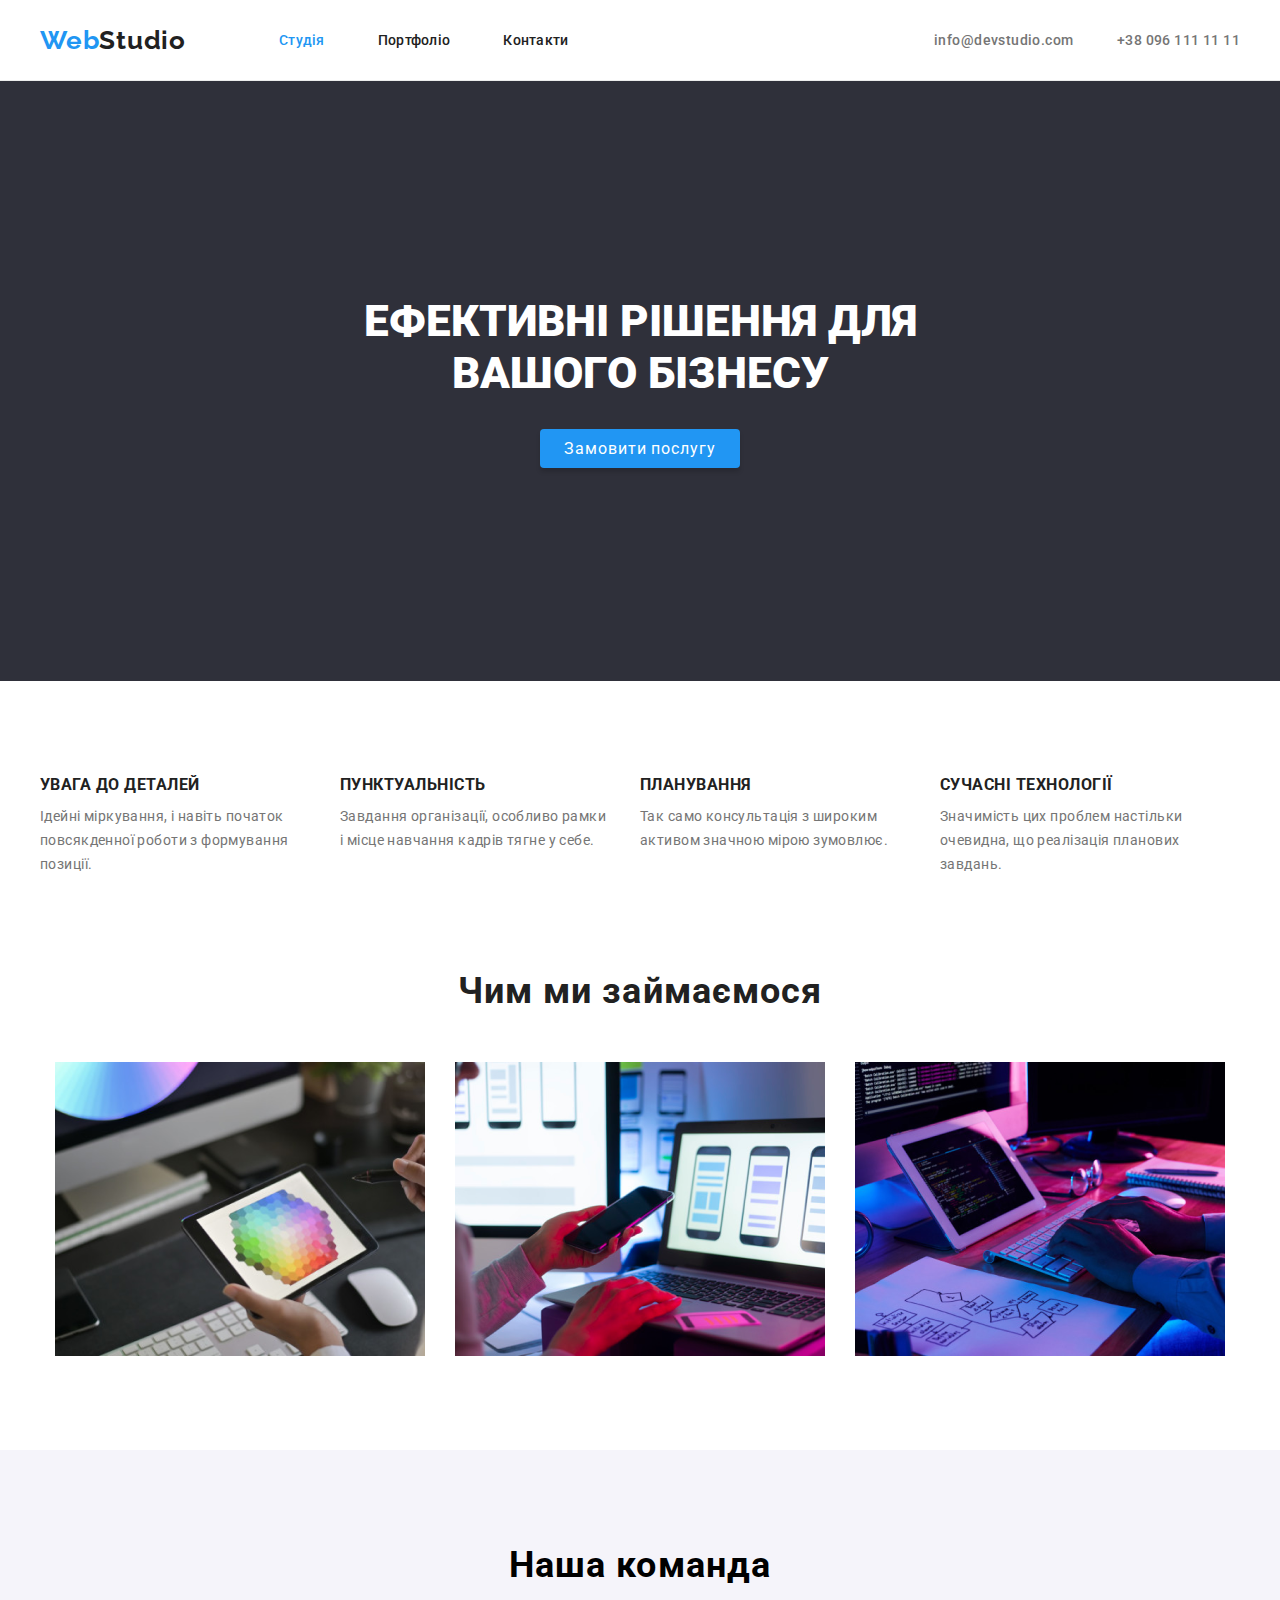
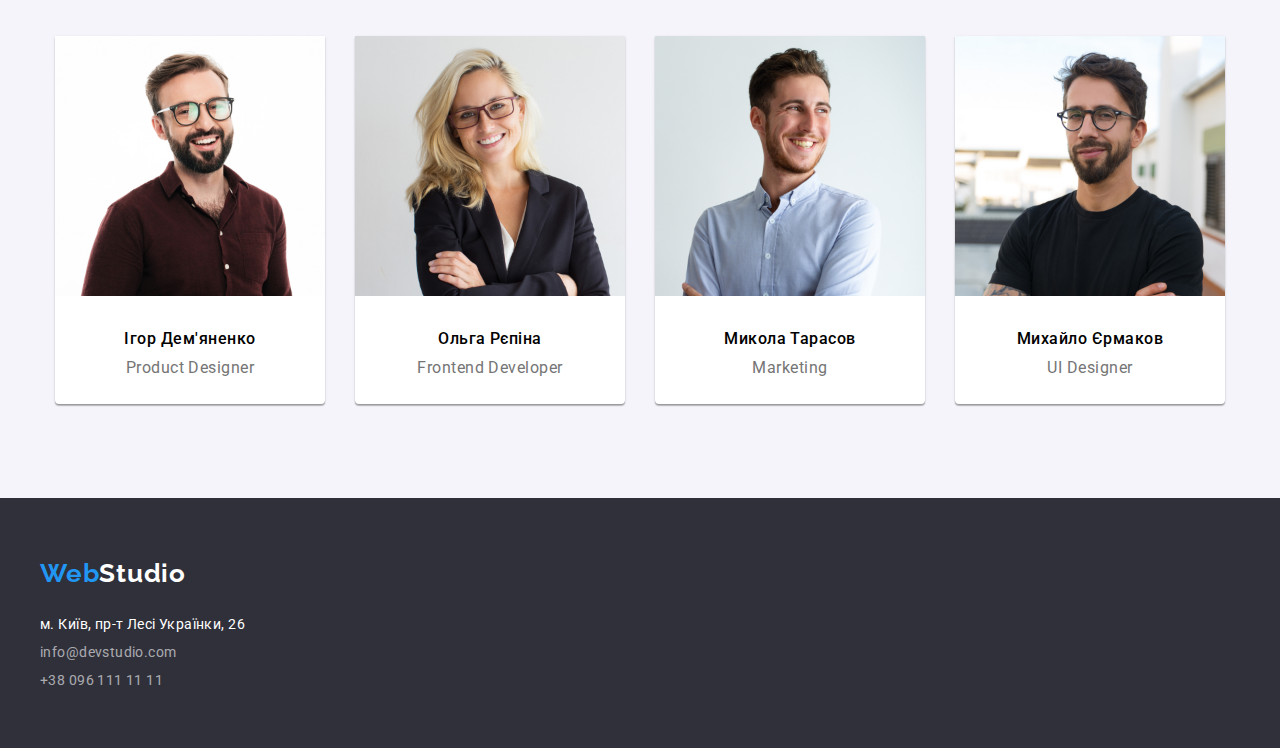
<file: index.html>
<!DOCTYPE html>
<html lang="en">

<head>
    <meta charset="UTF-8">
    <meta name="viewport" content="width=device-width, initial-scale=1.0">
    <title>Студія</title>

    <link rel="preconnect" href="https://fonts.googleapis.com">
    <link rel="preconnect" href="https://fonts.gstatic.com" crossorigin>
    <link href="https://fonts.googleapis.com/css2?family=Raleway:wght@700&family=Roboto:wght@400;500;700;900&display=swap" rel="stylesheet">
    <link rel="stylesheet" href="./css/styles.css">
</head>

<body>

    <header class="header">
        <div class="menu_info container">
            <a href="#" class="logo_header">
                <span>Web</span>Studio
            </a>
            <nav>
                <ul class="menu">
                    <li>
                        <a href="index.html" class="link_active">
                            Студія
                        </a>
                    </li>
                    <li>
                        <a href="portfolio.html" class="link">
                            Портфоліо
                        </a>
                    </li>
                    <li>
                        <a href="#" class="link">
                            Контакти
                        </a>
                    </li>
                </ul>
            </nav>
            <ul class="contacts_info">
                <li>
                    <a href="mailto:info@devstudio.com" class="contact">info@devstudio.com</a>
                </li>
                <li>
                    <a href="tel:+380961111111" class="contact">+38 096 111 11 11</a>
                </li>
            </ul>   
        </div>
    </header>

    <main>
        <section class="main_info">
            <div class="main_container">
                <h1>
                    Ефективні рішення для вашого бізнесу
                </h1>
                <button type="button" class="button_cent">Замовити послугу</button>
            </div>

        </section>

        <section class="inform">
            <div class="container">
                <ul class="info_container">
                    <li>
                        <h3 class="info">
                            УВАГА ДО ДЕТАЛЕЙ
                        </h3>
                        <p class="info_mean">
                            Ідейні міркування, і навіть початок повсякденної роботи з формування позиції.
                        </p>
                    </li>
                    <li>
                        <h3 class="info">
                            ПУНКТУАЛЬНІСТЬ
                        </h3>
                        <p class="info_mean">
                            Завдання організації, особливо рамки і місце навчання кадрів тягне у себе.
                        </p>
                    </li>
                    <li>
                        <h3 class="info">
                            ПЛАНУВАННЯ
                        </h3>
                        <p class="info_mean">
                            Так само консультація з широким активом значною мірою зумовлює.
                        </p>
                    </li>
                    <li>
                        <h3 class="info">
                            СУЧАСНІ ТЕХНОЛОГІЇ
                        </h3>
                        <p class="info_mean">
                            Значимість цих проблем настільки очевидна, що реалізація планових завдань.
                        </p>
                    </li>
                </ul>
            </div>
        </section>

        <section class="product">
            <div class="container">
                <h2 class="about_us">
                    Чим ми займаємося
                </h2>
                <ul class="works_images">
                    <li>
                        <img src="image/employment1.png" alt="PC" width="370" height="294">
                    </li>
                    <li>
                        <img src="image/employment2.png" alt="PHONE AND PC" width="370" height="294">
                    </li>
                    <li>
                        <img src="image/employment3.png" alt="PAD" width="370" height="294">
                    </li>
                </ul>
            </div>
        </section>

        <section class="team_container">
            <div class="container">
                <h2 class="team">
                    Наша команда
                </h2>
                <ul class="team_card">
                    <li class="human">
                        <img src="image/igordemyanenko.jpg" alt="igor demyanenko" width="270" height="260">
                        <div class="teams">
                            <h3 class="name_human">
                                Ігор Дем'яненко
                            </h3>
                            <p class="work">
                                Product Designer
                            </p>
                        </div>
                    </li>
                    <li class="human">
                        <img src="image/olgarepina.jpg" alt="olga repina" width="270" height="260">
                        <div class="teams">
                            <h3 class="name_human">
                                Ольга Рєпіна
                            </h3>
                            <p class="work">
                                Frontend Developer
                            </p>
                        </div>      
                    </li>
                    <li class="human">
                        <img src="image/mikolatarasov.jpg" alt="mikola tarasov" width="270" height="260">
                        <div class="teams">
                            <h3 class="name_human">
                                Микола Тарасов
                            </h3>
                            <p class="work">
                                Marketing
                            </p>
                        </div>                   
                    </li>
                    <li class="human">
                        <img src="image/myhailoyermakov.jpg" alt="myhailoyermakov" width="270" height="260" class="person_image">
                        <div class="teams">
                            <h3 class="name_human">
                                Михайло Єрмаков
                            </h3>
                            <p class="work">
                                UI Designer
                            </p>
                        </div>
                    </li>
                </ul>
            </div>        
        </section>
    </main>

    <footer class="footer">
        <div class="footer_container container">
            <a class="logo_footer" href="index.html">
                <span>Web</span>Studio
            </a>  
            <address>
                <ul class="footer_contacts_info">
                    <li>
                        <a class="address" href="https://www.google.com/maps/place/%D0%B1%D1%83%D0%BB%D1%8C%D0%B2%D0%B0%D1%80+%D0%9B%D0%B5%D1%81%D1%96+%D0%A3%D0%BA%D1%80%D0%B0%D1%97%D0%BD%D0%BA%D0%B8,+26,+%D0%9A%D0%B8%D1%97%D0%B2,+02000/data=!4m2!3m1!1s0x40d4cf0e033ecbe9:0x57a4dffefec77da0?sa=X&ved=2ahUKEwi7qfPH2PeBAxUKtqQKHRzRDt4Q8gF6BAgKEAA&ved=2ahUKEwi7qfPH2PeBAxUKtqQKHRzRDt4Q8gF6BAgQEAI">м. Київ, пр-т Лесі Українки, 26</a>
                    <li>
                        <a class="footer_contact" href="mailto:info@devstudio.com">info@devstudio.com</a>
                    </li>
                    <li>
                        <a class="footer_contact" href="tel:+380961111111">+38 096 111 11 11</a>
                    </li> 
                </ul> 
            </address>
        </div>
    </footer>
</body>
</file>
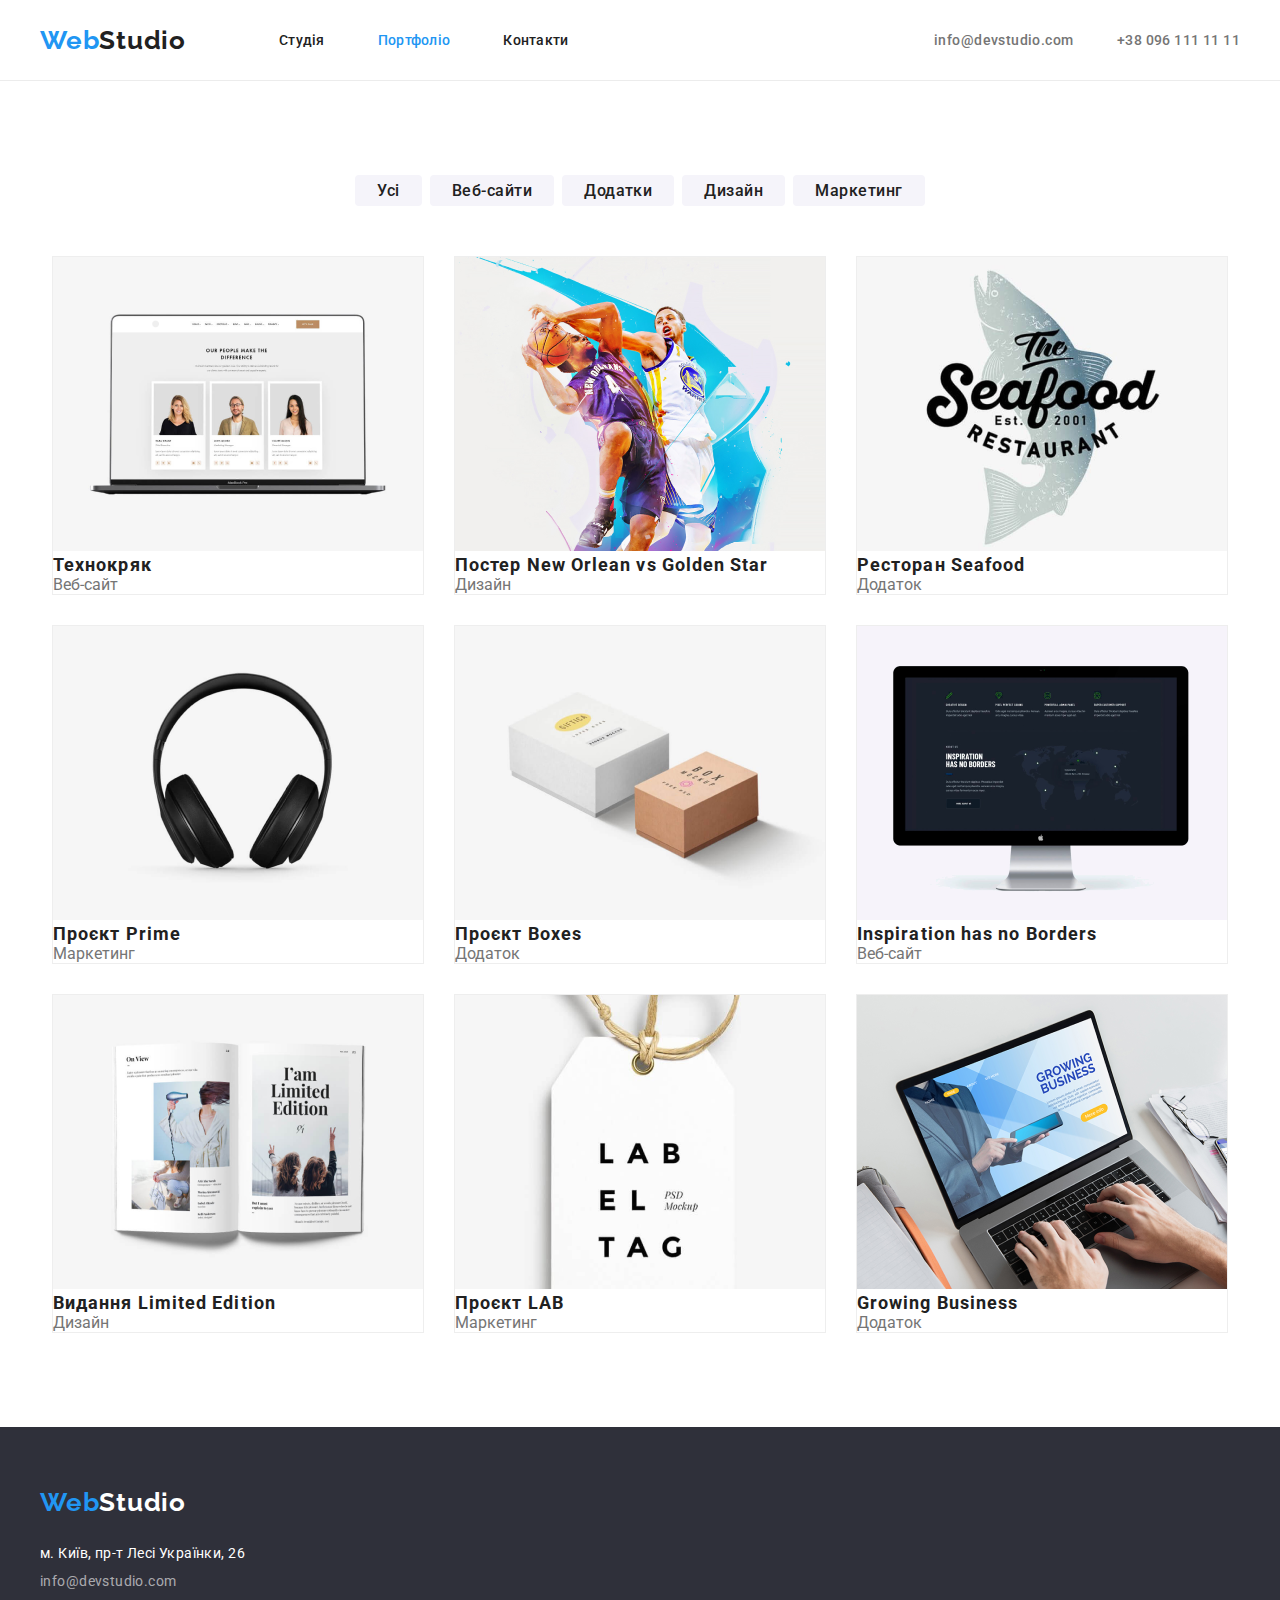
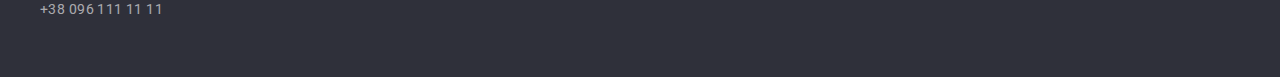
<file: portfolio.html>
<!DOCTYPE html>
<html lang="en">

<head>
    <meta charset="UTF-8">
    <meta name="viewport" content="width=device-width, initial-scale=1.0">
    <title>Портфоліо</title>
    <link rel="preconnect" href="https://fonts.googleapis.com">
    <link rel="preconnect" href="https://fonts.gstatic.com" crossorigin>
    <link href="https://fonts.googleapis.com/css2?family=Raleway:wght@700&family=Roboto:wght@400;500;700;900&display=swap" rel="stylesheet">
    <link rel="stylesheet" href="./css/styles.css">
</head>

<body>
    <header class="header">
        <div class="menu_info container">
            <a class="logo_header" href="index.html">
                <span>Web</span>Studio
            </a>
    
            <nav>
                <ul class="menu">
                    <li>
                        <a href="index.html" class="link">
                            Студія
                        </a>
                    </li>
                    <li>
                        <a href="portfolio.html" class="link_active">
                            Портфоліо
                        </a>
                    </li>
                    <li>
                        <a href="#" class="link">
                            Контакти
                        </a>
                    </li>
                </ul>
            </nav>
            <ul class="contacts_info">
                <li>
                    <a href="mailto:info@devstudio.com" class="contact">info@devstudio.com</a>
                </li>
                <li>
                    <a href="tel:+380961111111" class="contact">+38 096 111 11 11</a>
                </li>
            </ul>
        </div>

    </header>
    <main>
        <section class="portfolio_main">
            <div class="container">
                <ul class="buttons_port">
                    <li>
                        <button class="button_name" type="button">Усі</button>
                    </li>
                    <li>
                        <button class="button_name" type="button">Веб-сайти</button>
                    </li>
                    <li>
                        <button class="button_name" type="button">Додатки</button>
                    </li>
                    <li>
                        <button class="button_name" type="button">Дизайн</button>
                    </li>
                    <li>
                        <button class="button_name" type="button">Маркетинг</button>
                    </li>               
                </ul>
            </div>
            
            <ul class="info_list">
                <li class="portfolio_info">
                    <img  src="image/technocrack.png" width="370" height="294" alt="Технокряк">
                    <h3 class="name_project">
                        Технокряк
                    </h3>
                    <p class="project_info">
                        Веб-сайт
                    </p>
                </li>
                <li class="portfolio_info">
                    <img src="image/neworleanvsgoldenstar.png" width="370" height="294" alt="New Orlean vs Golden Star">
                    <h3 class="name_project">
                        Постер New Orlean vs Golden Star
                    </h3>
                    <p class="project_info">
                        Дизайн
                    </p>
                </li>
                <li class="portfolio_info">
                    <img src="image/seafood.png" width="370" height="294" alt="Seafood">
                    <h3 class="name_project">
                        Ресторан Seafood
                    </h3>
                    <p class="project_info">
                        Додаток
                    </p>
                </li>
                <li class="portfolio_info">
                    <img src="image/prime.png" width="370" height="294" alt="Prime">
                    <h3 class="name_project">
                        Проєкт Prime
                    </h3>
                    <p class="project_info">
                        Маркетинг
                    </p>
                </li>
                <li class="portfolio_info">
                    <img src="image/boxes.png" width="370" height="294" alt="Boxes">
                    <h3 class="name_project">
                        Проєкт Boxes
                    </h3>
                    <p class="project_info">
                        Додаток
                    </p>
                </li>
                <li class="portfolio_info">
                    <img src="image/inspiration.png" width="370" height="294" alt="Inspiration has no Borders">
                    <h3 class="name_project">
                        Inspiration has no Borders
                    </h3>
                    <p class="project_info">
                        Веб-сайт
                    </p>
                </li>
                <li class="portfolio_info">
                    <img src="image/limited.png" width="370" height="294" alt="Limited Edition">
                    <h3 class="name_project">
                        Видання Limited Edition
                    </h3>
                    <p class="project_info">
                        Дизайн
                    </p>
                </li>
                <li class="portfolio_info">
                    <img src="image/lab.png" width="370" height="294" alt="LAB">
                    <h3 class="name_project">
                        Проєкт LAB
                    </h3>
                    <p class="project_info">
                        Маркетинг
                    </p>
                </li>
                <li class="portfolio_info">
                    <img src="image/growingbusiness.png" width="370" height="294" alt="Growing Business">
                    <h3 class="name_project">
                        Growing Business
                    </h3>
                    <p class="project_info">
                        Додаток
                    </p>
                </li>
            </ul>
        </div>
        </section>
    </main>
    
    <footer class="footer">
        <div class="footer_container container">
            <a class="logo_footer" href="index.html">
                <span>Web</span>Studio
            </a>  
            <address>
                <ul class="footer_contacts_info">
                    <li>
                        <a class="address" href="https://www.google.com/maps/place/%D0%B1%D1%83%D0%BB%D1%8C%D0%B2%D0%B0%D1%80+%D0%9B%D0%B5%D1%81%D1%96+%D0%A3%D0%BA%D1%80%D0%B0%D1%97%D0%BD%D0%BA%D0%B8,+26,+%D0%9A%D0%B8%D1%97%D0%B2,+02000/data=!4m2!3m1!1s0x40d4cf0e033ecbe9:0x57a4dffefec77da0?sa=X&ved=2ahUKEwi7qfPH2PeBAxUKtqQKHRzRDt4Q8gF6BAgKEAA&ved=2ahUKEwi7qfPH2PeBAxUKtqQKHRzRDt4Q8gF6BAgQEAI">м. Київ, пр-т Лесі Українки, 26</a>
                    <li>
                        <a class="footer_contact" href="mailto:info@devstudio.com">info@devstudio.com</a>
                    </li>
                    <li>
                        <a class="footer_contact" href="tel:+380961111111">+38 096 111 11 11</a>
                    </li> 
                </ul> 
            </address>
        </div>
    </footer>
</body>
</html>
</file>
<file: css/styles.css>
:root {
    --main-text-color: #212121;
    --sub-text-color: #757575;
    --primary-background: #FFFFFF;
    --secondary-background: #2F303A;
    --highlight-color: #2196F3;
    --transparent-color: #FFFFFF99;
    --inactive-filter: #F5F4FA;
    --main-font: 'Roboto', sans-serif;
    --sub-font: 'Raleway', sans-serif;
}

html {
    font-family: var(--main-font);
    box-sizing: border-box;
    font-size: 14px;
}

body {
    font-family: var(--main-font);
    font-style: normal;
    line-height: normal;
    font-size: 14px;
    font-weight: 400;
    margin: 0;
    padding: 0;
}
h1,
h2,
h3,
p,
ul,

li {
    margin: 0px;
    padding: 0px;
}
li {
    list-style-type: none;
}

a {
    color: var(--main-text-color);
    text-decoration: none;
    transition: margin-right 4s, color 1s;
}

image{
    display: block;
}

button {
    font: inherit;
}

.buttons_port li:not(:last-child){
    margin-right: 8px;
}

.buttons_port{
    display: flex;
    justify-content: center;
}

header.header{
    border-bottom: 1px solid #ECECEC;
}

.text {
    padding: 20px;
    background-color: var(--primary-background);
    border: 2px dashed var(--main-text-color);
}

.header{
    align-items: baseline;
}

.header> .container{
    display: flex;
    align-items:center;
    flex-direction: row;
}

.logo_header {
    font-family: var(--sub-font), sans-serif;
    font-weight: 700;
    font-size: 26px;
    letter-spacing: 0.78px;
}

.logo_header span {
    font-family: var(--sub-font), sans-serif;
    color: var(--highlight-color);
    font-weight: 700;
    font-size: 26px;
    letter-spacing: 0.78px;
}

.logo_header{
    margin-right: 93px;
}

.header{
    border-bottom: #ECECEC;
    height: 80px;
}

.link {
    color: var(--main-text-color);
    font-size: 14px;
    font-weight: 500;
    letter-spacing: 0.28px;
}

.link_active {
    color: var(--main-text-color);
    font-family: var(--main-font);
    font-size: 14px;
    font-weight: 500;
    letter-spacing: 0.28px;
    transition: 300ms ease;
}

.link_active {
    color: var(--highlight-color);
}

.menu .link:hover, 
.link:active,
.link:focus { 
    color: var(--highlight-color);
}

.contact {
    color: var(--sub-text-color);
    font-size: 14px;
    letter-spacing: 0.42px;
    font-style: normal;
}

.contacts_info {
    color: var(--sub-text-color);
    font-weight: 500;
    letter-spacing: 0.28px;
    transition: 300ms ease;
    text-decoration: none;
}
.contacts_info .contact:hover,
.contact:active,
.contact:focus {
    color: var(--highlight-color);
}

.contacts_info{
    margin-left: auto;
}
.contacts_info li:not(:last-child){
    margin-right: 40px;
}

.container{
    max-width: 1200px;
    padding-left: 15px;
    padding-right: 15px;
    margin-left: auto;
    margin-right: auto;
}

.menu_info{
    display: flex;
    align-items: center;
    height: 100%;
}

.main_container{
    width: 100%;
    display: flex;
    flex-direction: column;
    justify-content: center;
    align-items: center;
    height: 100%;
}

li{
    display: inline-block;
}

.menu li:not(:last-child) {
margin-right: 50px;
}

.info{
    margin-bottom: 10px;
}

.info_container {
    display: flex;
    gap: 30px;
}

.info_container li {
    max-width: 270px;
}

.works_images{
    display: flex;
    width: 100%;
    gap: 30px;
    justify-content: center;
    flex-direction: row;
    margin-top: 50px;
    height: 294px;
    
}

.product{
    padding-bottom: 94px;
}

.main_info {
    background: var(--secondary-background);
    height: 600px;
}

.main_info  h1 {
    color: var(--primary-background);
    font-size: 44px;
    font-weight: 900;
    text-align: center;
    max-width: 696px;
    text-transform: uppercase;
    margin-bottom: 30px;
}

.button_cent {
    cursor: pointer;
    border-radius: 4px;
    background: var(--highlight-color);
    box-shadow: 0px 4px 4px 0px rgba(0, 0, 0, 0.15);
    color: var(--primary-background);
    font-size: 16px;
    letter-spacing: 0.96px;
    display: inline-block;
    text-align: center;
    border: none;

    padding: 10px 24px;
}

.button_cent:active {
    cursor: pointer;
    width: 200px;
    height: 50px;
    border-radius: 4px;
    background: #2196F3;
    box-shadow: 0px 4px 4px 0px rgba(0, 0, 0, 0.15);
    color: var(--primary-background);
    font-size: 16px;
    letter-spacing: 0.96px;
}

.inform{
    padding: 94px 0px;
}

.team_card{
    display: flex;
    gap: 30px;
    justify-content: center;
    flex-direction: row;
    margin-top: 50px;
    padding-bottom: 94px;
}

.info {
    width: 270px;
    color: var(--main-text-color);
    font-weight: 700;
    letter-spacing: 0.03em;
    text-align: left;
    text-transform: uppercase;
}

.info_mean {
    color: var(--sub-text-color);
    letter-spacing: 0.03em;
    text-align: left;
    font-weight: 400;
    line-height: 24px;
}

.info>.info_mean{
    padding-bottom: 10px;
}

.about_us {
    color: var(--main-text-color);
    text-align: center;
    font-size: 36px;
    font-weight: 700;
    letter-spacing: 1.08px;

}

.team {
    font-size: 36px;
    font-weight: 700;
    letter-spacing: 0.03em;
    text-align: center;

}

.team_container{
    background-color: var(--inactive-filter);
    width: 100%;
    padding-top: 94px;
}

.human {
    width: 270px;
    height: 368px;
    flex-shrink: 0;
    border-radius: 0px 0px 4px 4px;
    background: #FFF;
    box-shadow: 0px 2px 1px 0px rgba(0, 0, 0, 0.20), 0px 1px 1px 0px rgba(0, 0, 0, 0.14), 0px 1px 3px 0px rgba(0, 0, 0, 0.12);
}

.name_human {
    font-size: 16px;
    font-weight: 500;
    letter-spacing: 0.03em;
    text-align: center;
}

.teams :not(:last-child){
    padding-top: 30px;
    padding-bottom: 10px;
}

.work {
    color: var(--sub-text-color);
    font-size: 16px;
    letter-spacing: 0.03em;
    text-align: center;
}

.logo_footer span {
    font-family: var(--sub-font), sans-serif;
    color: var(--highlight-color);
    font-weight: 700;
    font-size: 26px;
    letter-spacing: 0.78px;
}

footer {
    background: var(--secondary-background);
}

.logo_footer {
    color: var(--primary-background);
    font-family: 'Raleway', sans-serif;
    font-weight: 700;
    font-size: 26px;
    letter-spacing: 0.78px;
    margin-bottom: 28px;
    display: inline-block;
}

.address {
    color: var(--primary-background);
    line-height: 16px;
    letter-spacing: 0.42px;
    font-style: normal;
    margin-bottom: 12px;
}

.footer_contacts_info li:not(:last-child){
    margin-bottom: 12px;
}

.footer_contact {
    color: rgba(255, 255, 255, 0.6);
    line-height: normal;
    font-style: normal;
    letter-spacing: 0.42px;
}

.footer_contact:hover {
    cursor: pointer;
}

.footer_container{
    padding-top: 60px;
    padding-bottom: 60px;
}

.footer_contacts_info{
    display: flex;
    flex-direction: column;
}

.portfolio_main{
    margin: 94px 0;
}

.button_name {
    cursor: pointer;
    background-color: var(--inactive-filter);
    color: var(--main-text-color);
    text-align: center;
    font-size: 16px;
    font-weight: 500;
    line-height: normal;
    letter-spacing: 0.48px;
    transition: 300ms ease-in;

}.button_name:hover {
    background-color: var(--highlight-color); 
    color: var(--main-text-color);
}

.buttons_port .button_name:hover,
.button_name:active,
.button_name:focus {
    background-color: var(--highlight-color);
    color: var(--background-primary-color);
}

.name_project {
    font-size: 18px;
    font-weight: 700;
    line-height: normal;
    letter-spacing: 0.06em;
    text-align: left;
    color: var(--main-text-color);
}

.project_info {
    font-size: 16px;
    line-height: normal;
    color:var(--sub-text-color);
}

.info_list{
    display: flex;
    gap: 30px;
    margin-top: 50px;
    flex-wrap: wrap;
    justify-content: center;
}

.port{
    display: flex;
    flex-direction: column;
    margin: 94px;
    margin-bottom: 94px;

}

.works_images_info{
    display: flex;
    flex-wrap: wrap;
}

.portfolio_info{
    border: 1px solid #EEE;
    background: #FFF;
    
}

.text_port{
    padding: 20px 24px;
    line-height: normal;    
}

.text_port:not(:last-child) {
    padding-bottom: 4px;
}

.button_name{
    border: none;
    text-decoration: none;
    display: inline-block;
    cursor: pointer;
    padding: 6px 22px;
    border-radius: 4px;
    
}
</file>
